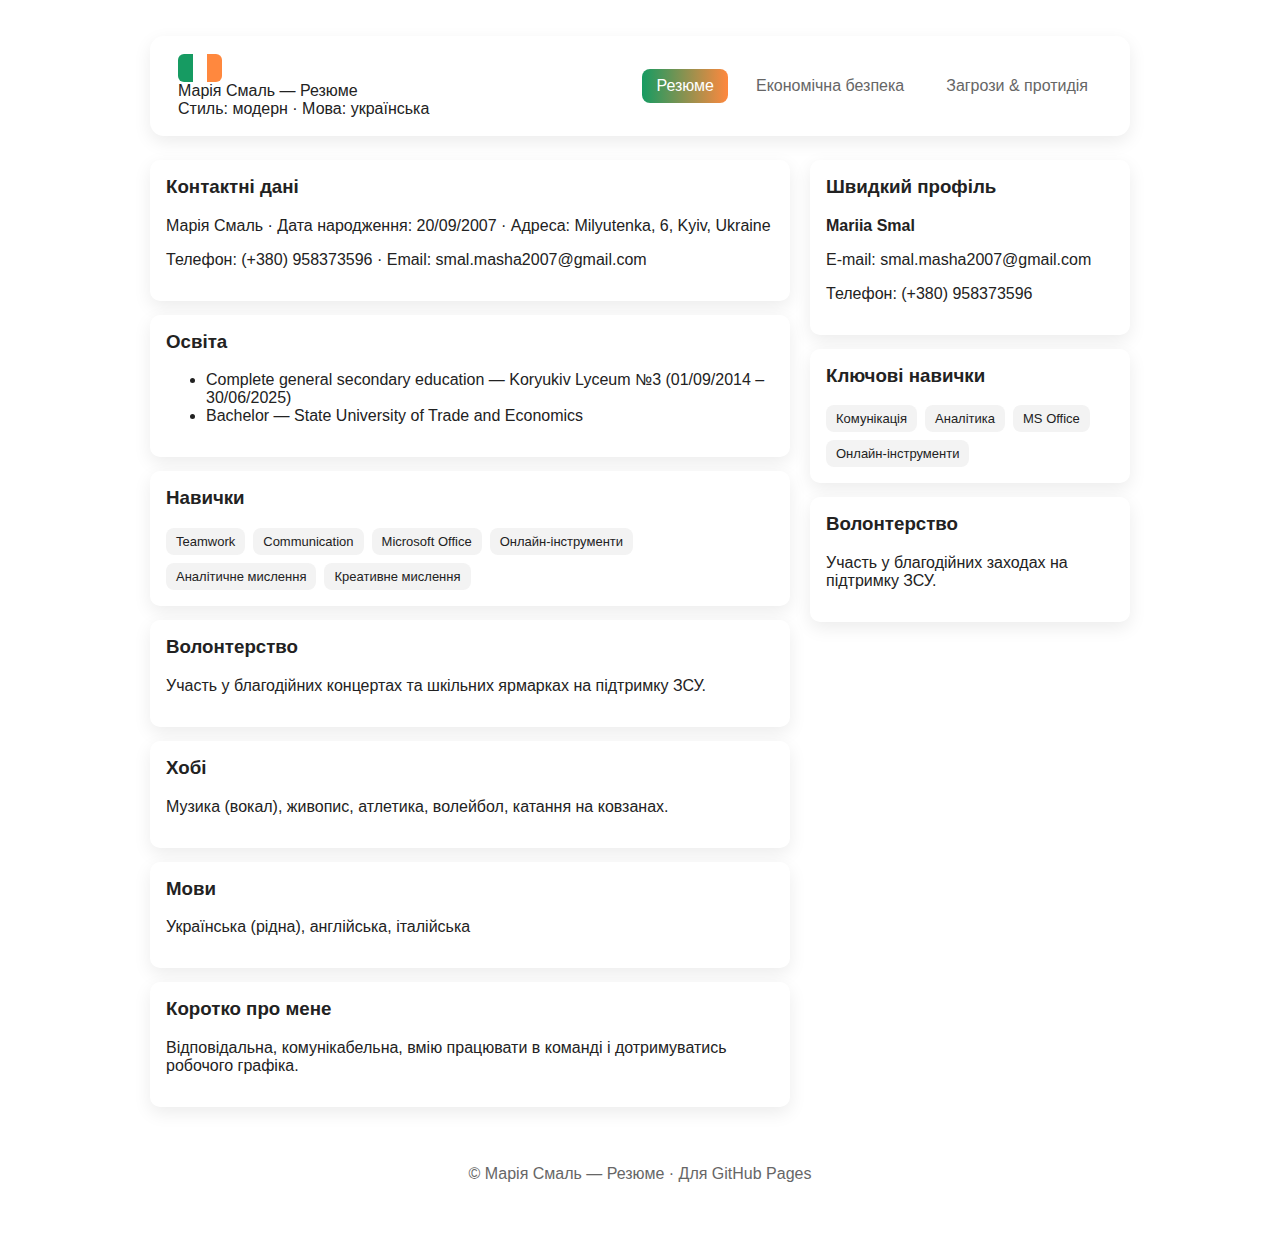
<file: index.html>
<!doctype html>
<html lang="uk">
<head>
  <meta charset="utf-8" />
  <meta name="viewport" content="width=980" />
  <title>Резюме — Марія Смаль</title>
  <link rel="stylesheet" href="assets/css/style.css">
</head>
<body>
  <div class="container">
    <header class="header">
      <div class="brand">
        <div class="flag" aria-hidden="true"><div class="g"></div><div class="w"></div><div class="o"></div></div>
        <div>
          <div class="title">Марія Смаль — Резюме</div>
          <div class="note">Стиль: модерн · Мова: українська</div>
        </div>
      </div>
      <nav class="nav" aria-label="Головне меню">
        <a href="index.html" class="active">Резюме</a>
        <a href="economy.html">Економічна безпека</a>
        <a href="threats.html">Загрози & протидія</a>
      </nav>
    </header>

    <main class="hero">
      <section class="left">
        <div class="card">
          <h3>Контактні дані</h3>
          <p class="meta">Марія Смаль · Дата народження: 20/09/2007 · Адреса: Milyutenka, 6, Kyiv, Ukraine</p>
          <p class="meta">Телефон: (+380) 958373596 · Email: smal.masha2007@gmail.com</p>
        </div>

        <div class="card">
          <h3>Освіта</h3>
          <ul>
            <li>Complete general secondary education — Koryukiv Lyceum №3 (01/09/2014 – 30/06/2025)</li>
            <li>Bachelor — State University of Trade and Economics</li>
          </ul>
        </div>

        <div class="card">
          <h3>Навички</h3>
          <div class="skill-list">
            <span class="skill">Teamwork</span>
            <span class="skill">Communication</span>
            <span class="skill">Microsoft Office</span>
            <span class="skill">Онлайн-інструменти</span>
            <span class="skill">Аналітичне мислення</span>
            <span class="skill">Креативне мислення</span>
          </div>
        </div>

        <div class="card">
          <h3>Волонтерство</h3>
          <p class="note">Участь у благодійних концертах та шкільних ярмарках на підтримку ЗСУ.</p>
        </div>

        <div class="card">
          <h3>Хобі</h3>
          <p class="note">Музика (вокал), живопис, атлетика, волейбол, катання на ковзанах.</p>
        </div>

        <div class="card">
          <h3>Мови</h3>
          <p>Українська (рідна), англійська, італійська</p>
        </div>

        <div class="card">
          <h3>Коротко про мене</h3>
          <p class="note">Відповідальна, комунікабельна, вмію працювати в команді і дотримуватись робочого графіка.</p>
        </div>

      </section>

      <aside class="right">
        <div class="card">
          <h3>Швидкий профіль</h3>
          <p><strong>Mariia Smal</strong></p>
          <p class="meta">E-mail: smal.masha2007@gmail.com</p>
          <p class="meta">Телефон: (+380) 958373596</p>
        </div>

        <div class="card">
          <h3>Ключові навички</h3>
          <div class="skill-list">
            <span class="skill">Комунікація</span>
            <span class="skill">Аналітика</span>
            <span class="skill">MS Office</span>
            <span class="skill">Онлайн-інструменти</span>
          </div>
        </div>

        <div class="card">
          <h3>Волонтерство</h3>
          <p class="note">Участь у благодійних заходах на підтримку ЗСУ.</p>
        </div>

      </aside>
    </main>

    <footer class="footer">
      © Марія Смаль — Резюме · Для GitHub Pages
    </footer>
  </div>
</body>
</html>
</file>
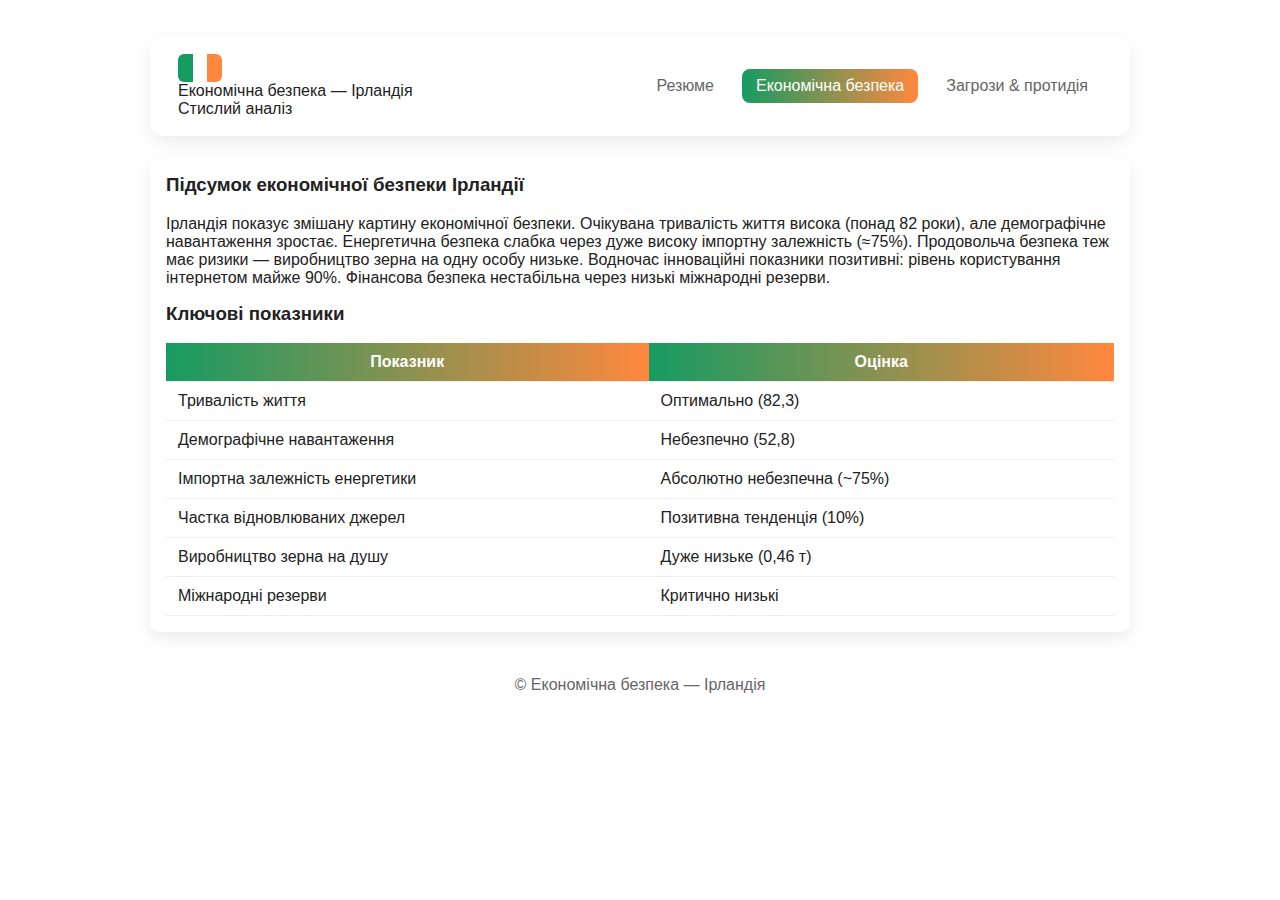
<file: economy.html>
<!doctype html>
<html lang="uk">
<head>
  <meta charset="utf-8" />
  <meta name="viewport" content="width=980" />
  <title>Економічна безпека — Ірландія</title>
  <link rel="stylesheet" href="assets/css/style.css">
</head>
<body>
  <div class="container">
    <header class="header">
      <div class="brand">
        <div class="flag"><div class="g"></div><div class="w"></div><div class="o"></div></div>
        <div>
          <div class="title">Економічна безпека — Ірландія</div>
          <div class="note">Стислий аналіз</div>
        </div>
      </div>
      <nav class="nav">
        <a href="index.html">Резюме</a>
        <a href="economy.html" class="active">Економічна безпека</a>
        <a href="threats.html">Загрози & протидія</a>
      </nav>
    </header>

    <main style="margin-top:22px">
      <div class="card">
        <h3>Підсумок економічної безпеки Ірландії</h3>
        <p class="note">
          Ірландія показує змішану картину економічної безпеки. Очікувана тривалість життя висока (понад 82 роки), але демографічне навантаження зростає. Енергетична безпека слабка через дуже високу імпортну залежність (≈75%). Продовольча безпека теж має ризики — виробництво зерна на одну особу низьке. Водночас інноваційні показники позитивні: рівень користування інтернетом майже 90%. Фінансова безпека нестабільна через низькі міжнародні резерви.
        </p>

        <h3>Ключові показники</h3>
        <table class="table">
          <thead><tr><th>Показник</th><th>Оцінка</th></tr></thead>
          <tbody>
            <tr><td>Тривалість життя</td><td>Оптимально (82,3)</td></tr>
            <tr><td>Демографічне навантаження</td><td>Небезпечно (52,8)</td></tr>
            <tr><td>Імпортна залежність енергетики</td><td>Абсолютно небезпечна (~75%)</td></tr>
            <tr><td>Частка відновлюваних джерел</td><td>Позитивна тенденція (10%)</td></tr>
            <tr><td>Виробництво зерна на душу</td><td>Дуже низьке (0,46 т)</td></tr>
            <tr><td>Міжнародні резерви</td><td>Критично низькі</td></tr>
          </tbody>
        </table>
      </div>
    </main>

    <footer class="footer">© Економічна безпека — Ірландія</footer>
  </div>
</body>
</html>
</file>
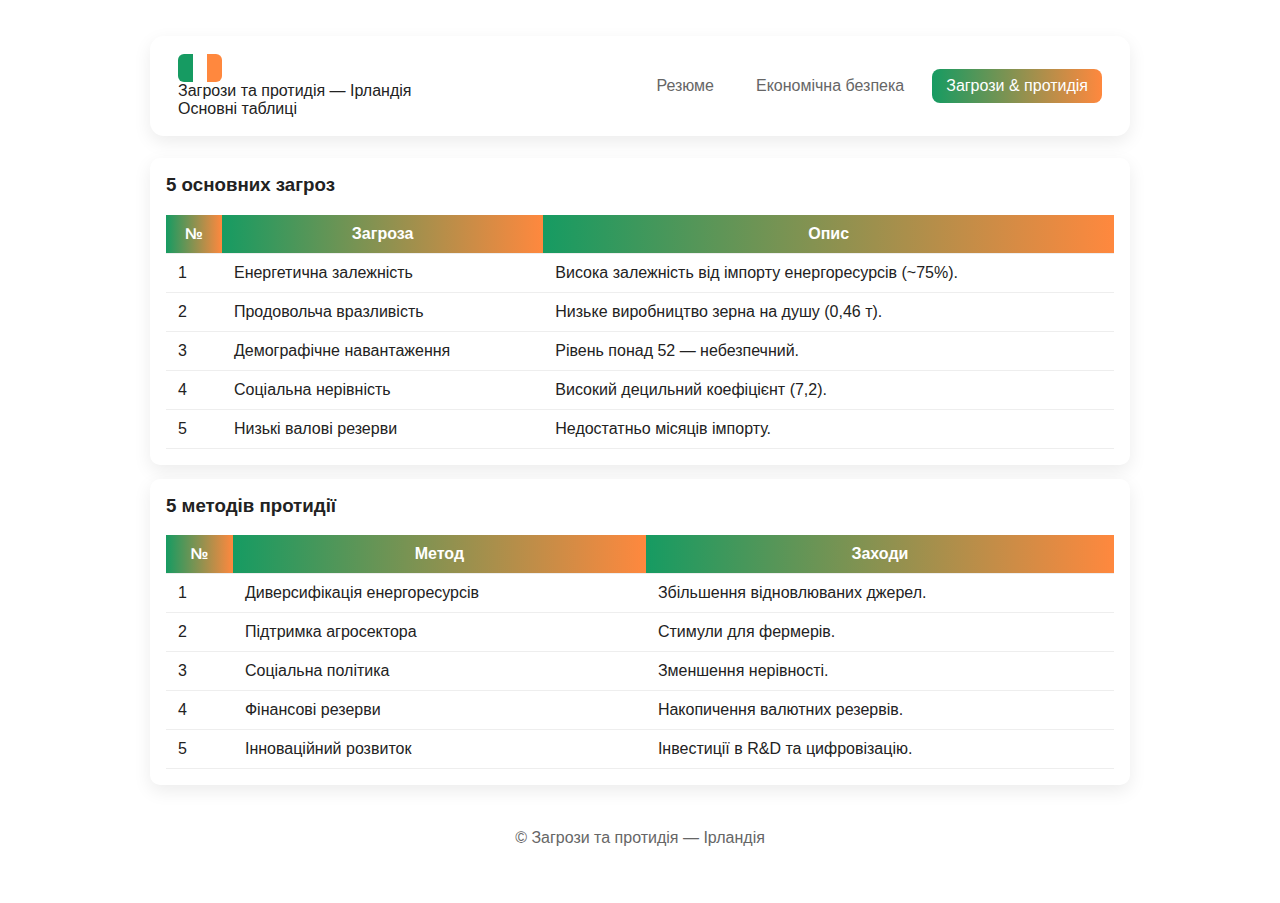
<file: threats.html>
<!doctype html>
<html lang="uk">
<head>
  <meta charset="utf-8" />
  <meta name="viewport" content="width=980" />
  <title>Загрози та протидія</title>
  <link rel="stylesheet" href="assets/css/style.css">
</head>
<body>
  <div class="container">
    <header class="header">
      <div class="brand">
        <div class="flag"><div class="g"></div><div class="w"></div><div class="o"></div></div>
        <div>
          <div class="title">Загрози та протидія — Ірландія</div>
          <div class="note">Основні таблиці</div>
        </div>
      </div>
      <nav class="nav">
        <a href="index.html">Резюме</a>
        <a href="economy.html">Економічна безпека</a>
        <a href="threats.html" class="active">Загрози & протидія</a>
      </nav>
    </header>

    <main style="margin-top:22px">

      <div class="card">
        <h3>5 основних загроз</h3>
        <table class="table">
          <thead><tr><th>№</th><th>Загроза</th><th>Опис</th></tr></thead>
          <tbody>
            <tr><td>1</td><td>Енергетична залежність</td><td>Висока залежність від імпорту енергоресурсів (~75%).</td></tr>
            <tr><td>2</td><td>Продовольча вразливість</td><td>Низьке виробництво зерна на душу (0,46 т).</td></tr>
            <tr><td>3</td><td>Демографічне навантаження</td><td>Рівень понад 52 — небезпечний.</td></tr>
            <tr><td>4</td><td>Соціальна нерівність</td><td>Високий децильний коефіцієнт (7,2).</td></tr>
            <tr><td>5</td><td>Низькі валові резерви</td><td>Недостатньо місяців імпорту.</td></tr>
          </tbody>
        </table>
      </div>

      <div class="card">
        <h3>5 методів протидії</h3>
        <table class="table">
          <thead><tr><th>№</th><th>Метод</th><th>Заходи</th></tr></thead>
          <tbody>
            <tr><td>1</td><td>Диверсифікація енергоресурсів</td><td>Збільшення відновлюваних джерел.</td></tr>
            <tr><td>2</td><td>Підтримка агросектора</td><td>Стимули для фермерів.</td></tr>
            <tr><td>3</td><td>Соціальна політика</td><td>Зменшення нерівності.</td></tr>
            <tr><td>4</td><td>Фінансові резерви</td><td>Накопичення валютних резервів.</td></tr>
            <tr><td>5</td><td>Інноваційний розвиток</td><td>Інвестиції в R&D та цифровізацію.</td></tr>
          </tbody>
        </table>
      </div>

    </main>

    <footer class="footer">© Загрози та протидія — Ірландія</footer>
  </div>
</body>
</html>
</file>
<file: assets/css/style.css>
:root{
  --irish-green: #169B62;
  --irish-orange: #FF883E;
  --irish-white: #ffffff;
  --bg: #fbfbfb;
  --text: #222;
  --muted: #666;
  --card-shadow: 0 6px 18px rgba(0,0,0,0.08);
  font-family: "Inter", sans-serif;
}

*{box-sizing:border-box}
html,body{margin:0; background:#fff; color:var(--text); font-size:16px}
.container{width:980px; margin:36px auto;}
a{text-decoration:none; color:inherit}

/* Header */
.header{
  display:flex; justify-content:space-between; align-items:center;
  padding:18px 28px; background:white; border-radius:14px;
  box-shadow:var(--card-shadow);
}
.nav{display:flex; gap:14px;}
.nav a{padding:8px 14px; color:var(--muted); border-radius:8px; transition:.2s}
.nav a:hover{color:var(--text);}
.nav a.active{
  background:linear-gradient(90deg,var(--irish-green),var(--irish-orange));
  color:white;
}

.flag{width:44px; height:28px; border-radius:6px; overflow:hidden; display:flex;}
.flag div{flex:1;}
.flag .g{background:var(--irish-green)}
.flag .w{background:var(--irish-white)}
.flag .o{background:var(--irish-orange)}

/* Layout */
.hero{margin-top:24px; display:flex; gap:20px;}
.left{flex:1;}
.right{width:320px;}

/* Cards */
.card{
  background:white; padding:16px; border-radius:10px;
  box-shadow:var(--card-shadow); margin-bottom:14px;
}
.card h3{margin-top:0}

/* Skills */
.skill-list{display:flex; gap:8px; flex-wrap:wrap}
.skill{
  background:#f3f3f3; padding:6px 10px; border-radius:8px;
  font-size:13px; transition:.2s;
}
.skill:hover{transform:translateY(-3px)}

/* Tables */
.table{width:100%; border-collapse:collapse}
.table th, .table td{padding:10px 12px; border-bottom:1px solid #eee;}
.table th{
  background:linear-gradient(90deg,var(--irish-green),var(--irish-orange));
  color:white;
}

/* Footer */
.footer{text-align:center; color:var(--muted); margin-top:24px; padding:20px 0}
</file>
